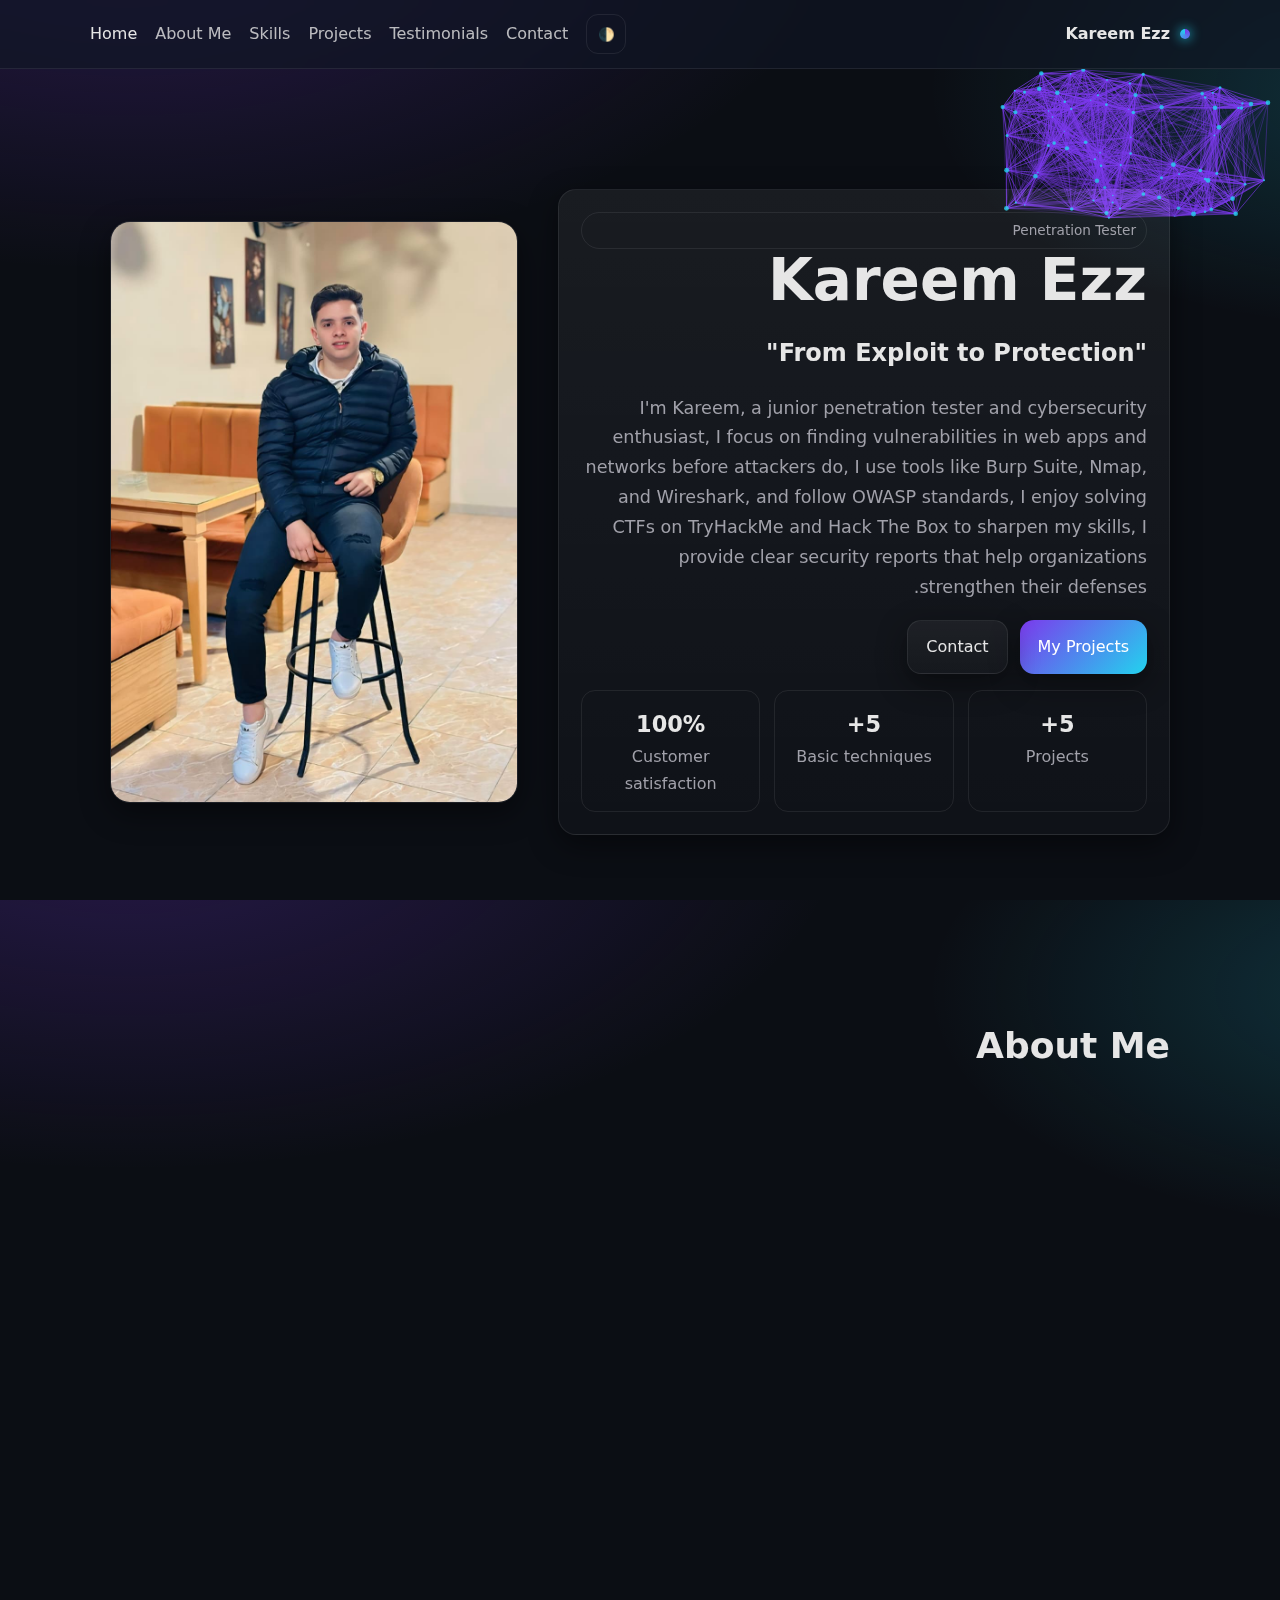
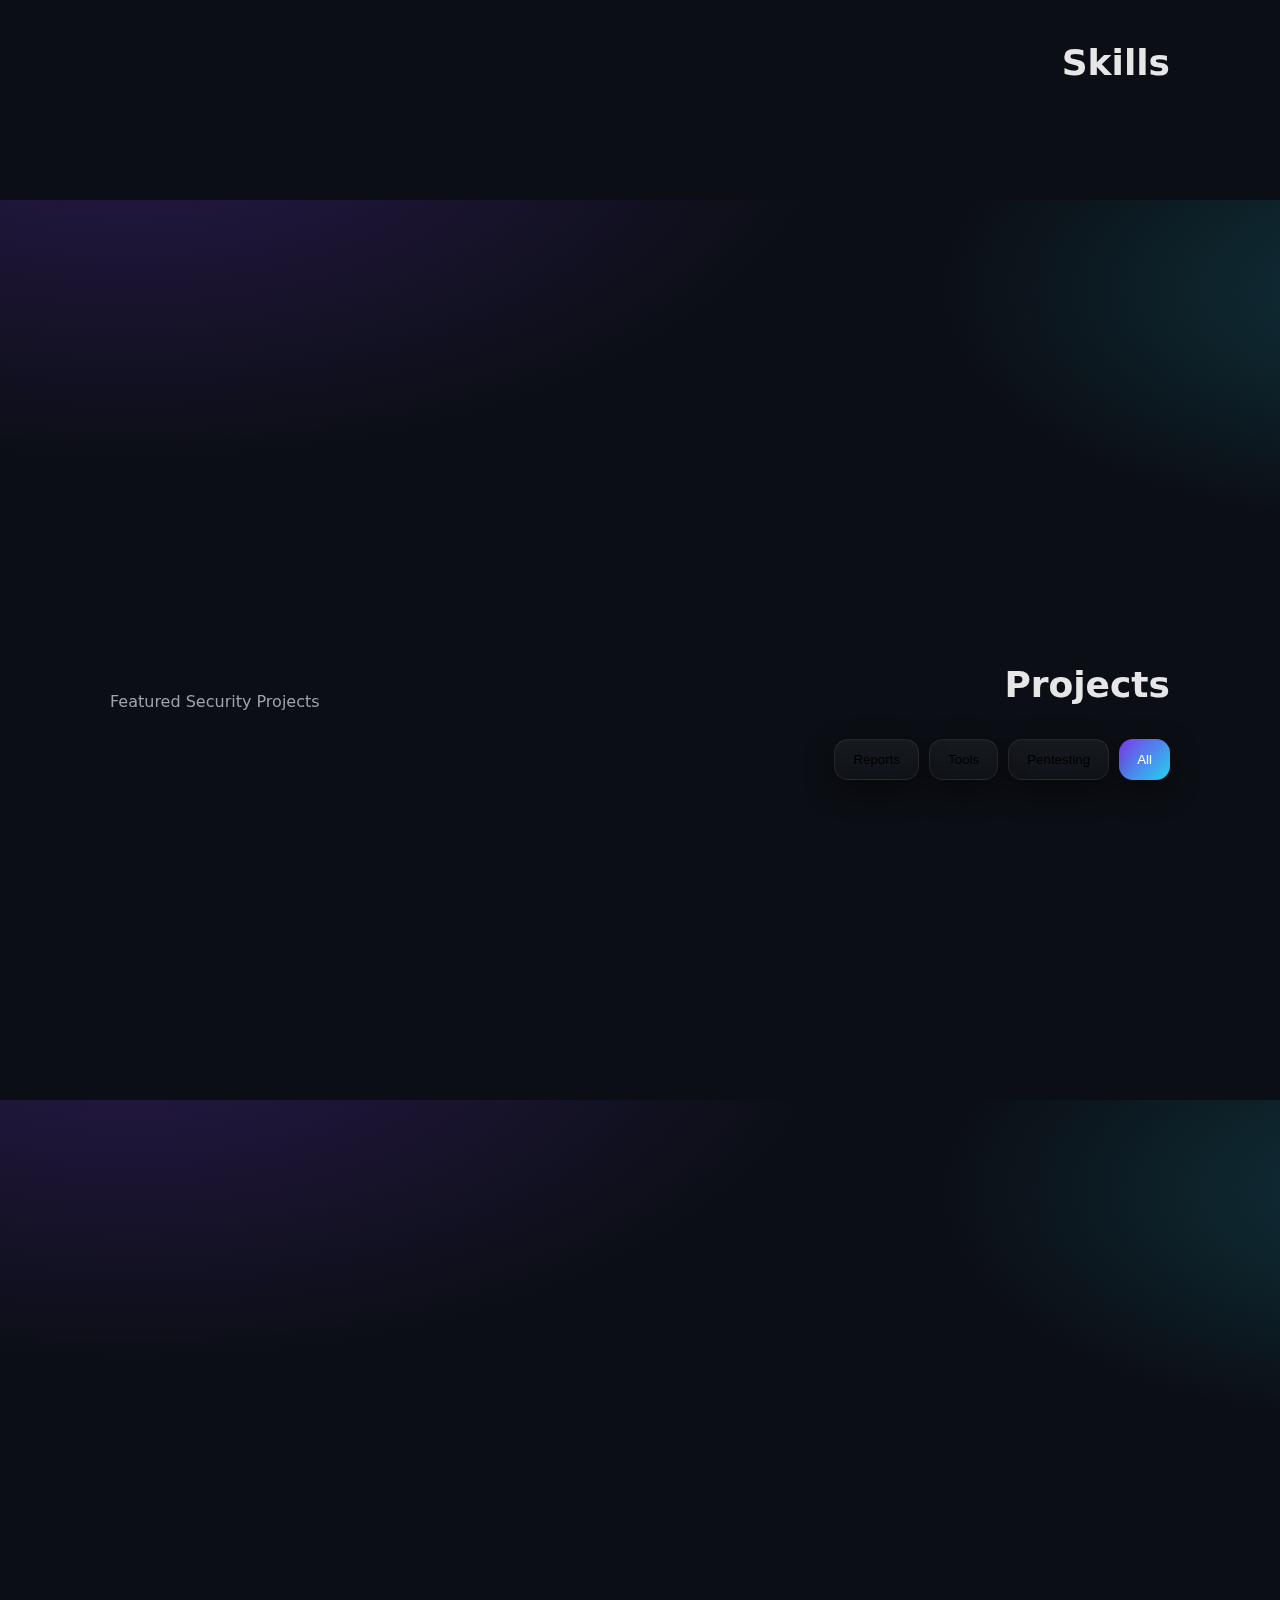
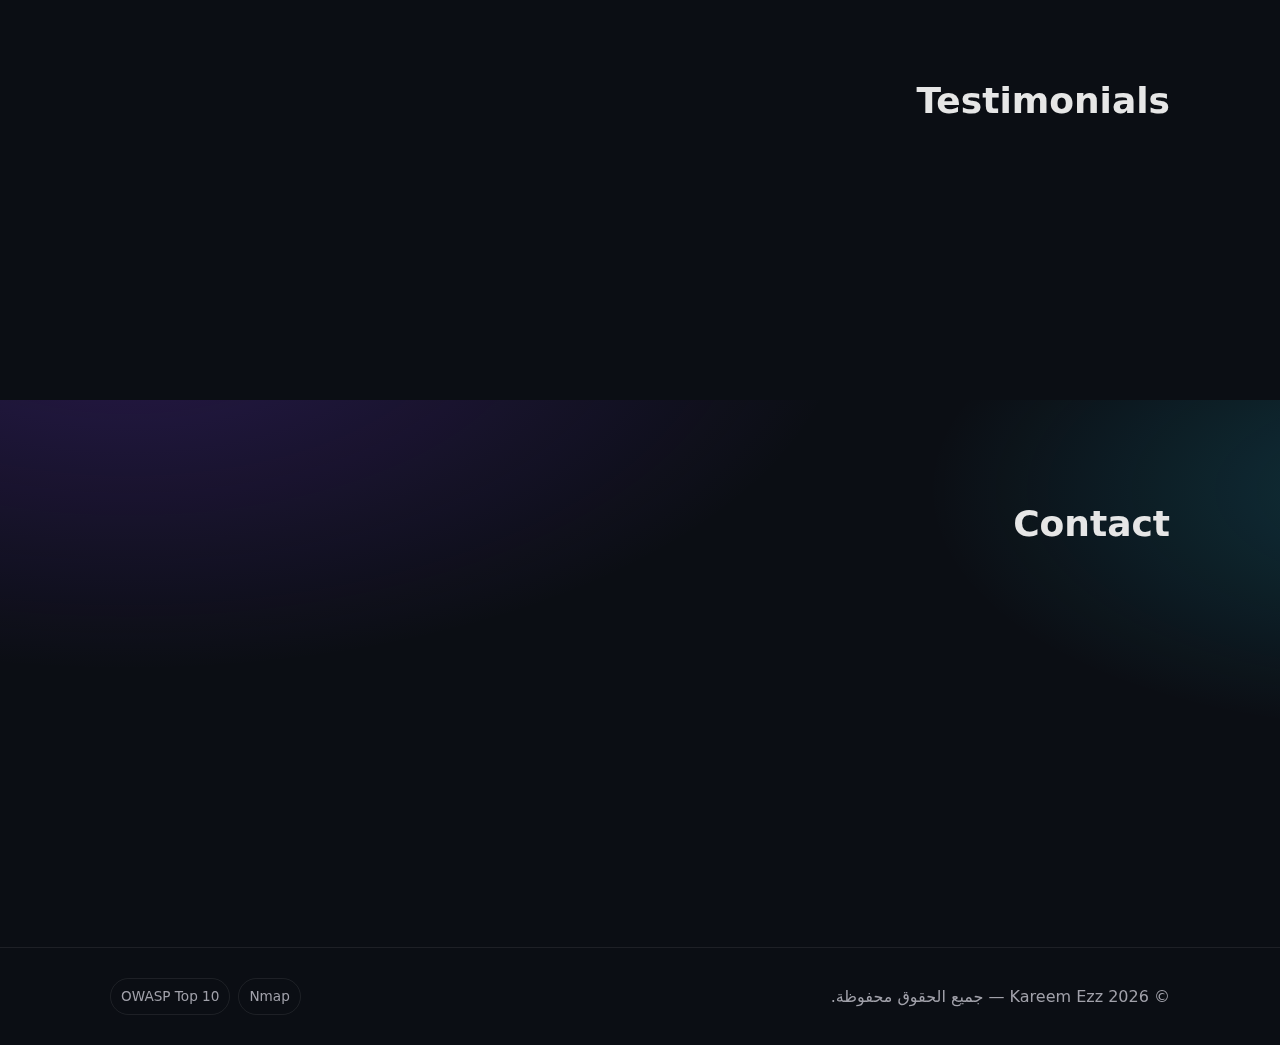
<file: index.html>
<!DOCTYPE html>
<html lang="ar" dir="rtl">
<head>
  <meta charset="utf-8"/>
  <meta name="viewport" content="width=device-width, initial-scale=1"/>
  <title>Kareem Ezz — Junior Penetration Tester</title>
  <link rel="icon" href="favicon.svg" type="image/svg+xml"/>
  <link rel="icon" href="assets/kareem.jpg" type="image/jpeg"/>
  <link rel="stylesheet" href="styles.css"/>
</head>
<body>
  <!-- Nav -->
  <header class="nav">
    <div class="container row">
      <div class="logo">
        <span class="dot"></span>
        <span>Kareem Ezz</span>
      </div>
      <nav class="menu">
        <a href="#home" class="active" onclick="smoothScrollTo('#home')">Home</a>
        <a href="#about" onclick="smoothScrollTo('#about')">About Me</a>
        <a href="#skills" onclick="smoothScrollTo('#skills')">Skills</a>
        <a href="#projects" onclick="smoothScrollTo('#projects')">Projects</a>
        <a href="#testimonials" onclick="smoothScrollTo('#testimonials')">Testimonials</a>
        <a href="#contact" onclick="smoothScrollTo('#contact')">Contact</a>
        <button id="themeToggle" class="theme-toggle" aria-label=themeToggle>🌓</button>
      </nav>
    </div>
  </header>

  <!-- Hero -->
  <section id="home" class="hero">
    <canvas id="particles"></canvas>
    <div class="container hero-wrap">
      <div class="hero-card reveal">
        <div class="tag">Penetration Tester</div>
        <h1>Kareem Ezz</h1>
        <h2>"From Exploit to Protection"</h2>
        <p class="lead">I'm Kareem, a junior penetration tester and cybersecurity enthusiast, I focus on finding vulnerabilities in web apps and networks before attackers do, I use tools like Burp Suite, Nmap, and Wireshark, and follow OWASP standards,  I enjoy solving CTFs on TryHackMe and Hack The Box to sharpen my skills, I provide clear security reports that help organizations strengthen their defenses.</p>
        <div style="display:flex; gap:12px; margin-top:14px">
          <a class="btn btn-primary" href="#projects" onclick="smoothScrollTo('#projects')">My Projects</a>
          <a class="btn" href="#contact" onclick="smoothScrollTo('#contact')">Contact</a>
        </div>
        <div class="kpis">
          <div class="kpi"><div class="num">5+</div><div class="muted">Projects</div></div>
          <div class="kpi"><div class="num">5+</div><div class="muted">Basic techniques</div></div>
          <div class="kpi"><div class="num">100%</div><div class="muted">Customer satisfaction </div></div>
        </div>
      </div>
      <div class="reveal">
        <img src="assets/kareem.jpg"  style="border-radius:20px; border:1px solid var(--border); box-shadow:var(--shadow)">
      </div>
    </div>
  </section>

  <!-- About -->
  <section id="about" class="section">
    <div class="container">
      <div class="section-title">
        <h2>About Me</h2>
        
      </div>
      <div class="grid" style="grid-template-columns: 1fr 1fr;">
        <div class="reveal">
          <div class="card">
            <div class="body">
<p>أنا متخصص في <strong>الأمن السيبراني</strong> و<strong>اختبار الاختراق (Penetration Testing)</strong> مع خبرة في تقييم أمان الأنظمة والتطبيقات واكتشاف الثغرات الأمنية. أعمل على استخدام أدوات متقدمة في <strong>Active و Passive Recon</strong> مثل Nmap و Sublist3r و Burp Suite، بالإضافة إلى تحليل وإدارة الثغرات وفقًا لمعايير <strong>OWASP Top 10</strong>. لدي خبرة في اختبار تطبيقات الويب، الشبكات، والبنى التحتية، مع تقديم تقارير احترافية تتضمن <strong>تحليل المخاطر</strong> والتوصيات لحلول عملية. هدفي هو مساعدة الشركات على حماية بياناتها وبناء أنظمة آمنة ضد التهديدات الحديثة.</p>
              <div style="display:flex; gap:8px; flex-wrap:wrap; margin-top:10px">
                <span class="tag">Coding Ideas into Reality</span>
                <span class="tag">أمان & أداء</span>
                <span class="tag">تجربة مستخدم</span>
              </div>
            </div>
          </div>
        </div>
        <div class="reveal">
          <div class="card">
            <div class="body">
              <h3 style="margin-top:0">Job title</h3>
              <p>Junior Penetration Tester</p>
            
            </div>
          </div>
        </div>
      </div>
    </div>
  </section>

 <!-- Skills -->
<section id="skills" class="section">
  <div class="container">
    <div class="section-title">
      <h2>Skills</h2>
    </div>

    <div class="grid" style="grid-template-columns: repeat(3, 1fr)">
      
      <div class="card reveal">
        <div class="body">
          <div class="title">Cybersecurity</div>
          <p class="muted">Penetration Testing, Vulnerability Assessment, OWASP Top 10, Exploitation</p>
        </div>
      </div>

      <div class="card reveal">
        <div class="body">
          <div class="title">Security Tools</div>
          <p class="muted">Nmap, Burp Suite, Metasploit, Wireshark, Sublist3r</p>
        </div>
      </div>

     

      <div class="card reveal">
        <div class="body">
          <div class="title">Web Development</div>
          <p class="muted">HTML5, CSS3, JavaScript, React</p>
        </div>
      </div>

      <div class="card reveal">
        <div class="body">
          <div class="title">Databases</div>
          <p class="muted">MySQL,  SQL Server</p>
        </div>
      </div>

      <div class="card reveal">
        <div class="body">
          <div class="title">Team Skills</div>
          <p class="muted">Problem Solving, Teamwork, Communication, Agile/Scrum</p>
        </div>
      </div>

    </div>
  </div>
</section>


  <!-- Projects -->
<section id="projects" class="section">
  <div class="container">
    <div class="section-title">
      <h2>Projects</h2>
      <span class="sub">Featured Security Projects</span>
    </div>
    <div class="filters">
      <button class="btn btn-primary" onclick="filterProjects('all')">All</button>
      <button class="btn" onclick="filterProjects('pentest')">Pentesting</button>
      <button class="btn" onclick="filterProjects('tools')">Tools</button>
      <button class="btn" onclick="filterProjects('reports')">Reports</button>
    </div>

    <div class="grid projects">
      <!-- Project 1 -->
      <article class="project card reveal" data-tag="pentest">
        <img src="assets/webpentest.jpg" alt="Web Application Pentest">
        <div class="body">
          <div class="title">Web Application Penetration Test</div>
          <p class="muted">Performed a full penetration test on a client’s e-commerce platform covering OWASP Top 10 vulnerabilities.</p>
          <p><strong>Techniques:</strong> SQLi, XSS, CSRF, Authentication Bypass</p>
          <p><strong>Result:</strong> Discovered 12 vulnerabilities and provided a remediation plan that improved security posture by 80%</p>
          <div style="display:flex; gap:10px; flex-wrap:wrap">
            <a class="btn" href="assets/WebPentestReport.pdf" target="_blank" rel="noopener">Report</a>
          </div>
        </div>
      </article>

      <!-- Project 2 -->
      <article class="project card reveal" data-tag="tools">
        <img src="assets/nmaptool.jpg" alt="Custom Recon Tool">
        <div class="body">
          <div class="title">Custom Recon Tool</div>
          <p class="muted">Developed a Python-based reconnaissance tool that automates subdomain enumeration, port scanning, and service detection.</p>
          <p><strong>Technologies:</strong> Python, Nmap, Sublist3r APIs</p>
          <p><strong>Result:</strong> Reduced recon time by 60% for penetration tests</p>
          <div style="display:flex; gap:10px; flex-wrap:wrap">
            <a class="btn" href="https://github.com/YourUsername/ReconTool" target="_blank" rel="noopener">GitHub</a>
          </div>
        </div>
      </article>

      <!-- Project 3 -->
      <article class="project card reveal" data-tag="reports">
        <img src="assets/redteam.jpg" alt="Red Team Assessment">
        <div class="body">
          <div class="title">Red Team Assessment</div>
          <p class="muted">Led a Red Team exercise simulating real-world attacks to test organizational defense mechanisms.</p>
          <p><strong>Scope:</strong> Social Engineering, External/Internal Pentest, Lateral Movement</p>
          <p><strong>Result:</strong> Exposed gaps in monitoring and incident response; client implemented SIEM & EDR solutions</p>
          <div style="display:flex; gap:10px; flex-wrap:wrap">
            <a class="btn" href="assets/RedTeamCaseStudy.pdf" target="_blank" rel="noopener">Case Study</a>
          </div>
        </div>
      </article>
    </div>
  </div>
</section>


  <!-- Testimonials -->
  <section id="testimonials" class="section">
    <div class="container">
      <div class="section-title">
        <h2>Testimonials</h2>
       
      </div>
      <div class="slider">
        <div class="card slide reveal">
          <div class="body">
            <div class="stars">★★★★★</div>
            <p>"Kareem identified critical vulnerabilities we weren’t even aware of, explained them clearly, and delivered a professional report ahead of schedule."</p>
           
          </div>
        </div>
      </div>
    </div>
  </section>

  <!-- Contact -->
  <section id="contact" class="section">
    <div class="container">
      <div class="section-title">
        <h2>Contact</h2>
        
      </div>
      <div class="grid" style="grid-template-columns:1.1fr .9fr">
        <form class="card body form reveal" onsubmit="event.preventDefault(); alert('تم إرسال الرسالة بنجاح (نموذج تجريبي)');">
          <input class="input" type="text" name="name" placeholder="Name"/>
          <input class="input" type="email" name="email" placeholder="Email"/>
          <textarea class="input" name="message" placeholder="Message"></textarea>
          <button class="btn btn-primary" type="submit">Submit</button>
        </form>
        <div class="reveal">
          <div class="card">
            <div class="body">
              <h3 style="margin-top:0">Contact</h3>
              <p><strong>Email:</strong> <a href="mailto:kemo2382004@gmail.com">kemo2382004@gmail.com</a>
              <br><strong>LinkedIn:</strong> <a href="https://www.linkedin.com/in/kareem-ezz-a55aa024b/" target="_blank" rel="noopener">https://www.linkedin.com/in/kareem-ezz-a55aa024b/</a>
              <br><strong>GitHub:</strong> <a href="https://github.com/kareemezz23" target="_blank" rel="noopener">github.com/kareemezz23</a>
              
            </div>
          </div>
        </div>
      </div>
    </div>
  </section>

  <footer class="footer">
    <div class="container" style="display:flex; align-items:center; justify-content:space-between; gap:12px">
      <div class="muted">© <span id="y"></span> Kareem Ezz — جميع الحقوق محفوظة.</div>
      <div style="display:flex; gap:8px">
        <span class="tag">Nmap</span>
        <span class="tag">OWASP Top 10</span>
      </div>
    </div>
  </footer>

  <script src="script.js"></script>
  <script>document.getElementById('y').textContent = new Date().getFullYear()</script>
</body>
</html>
</file>
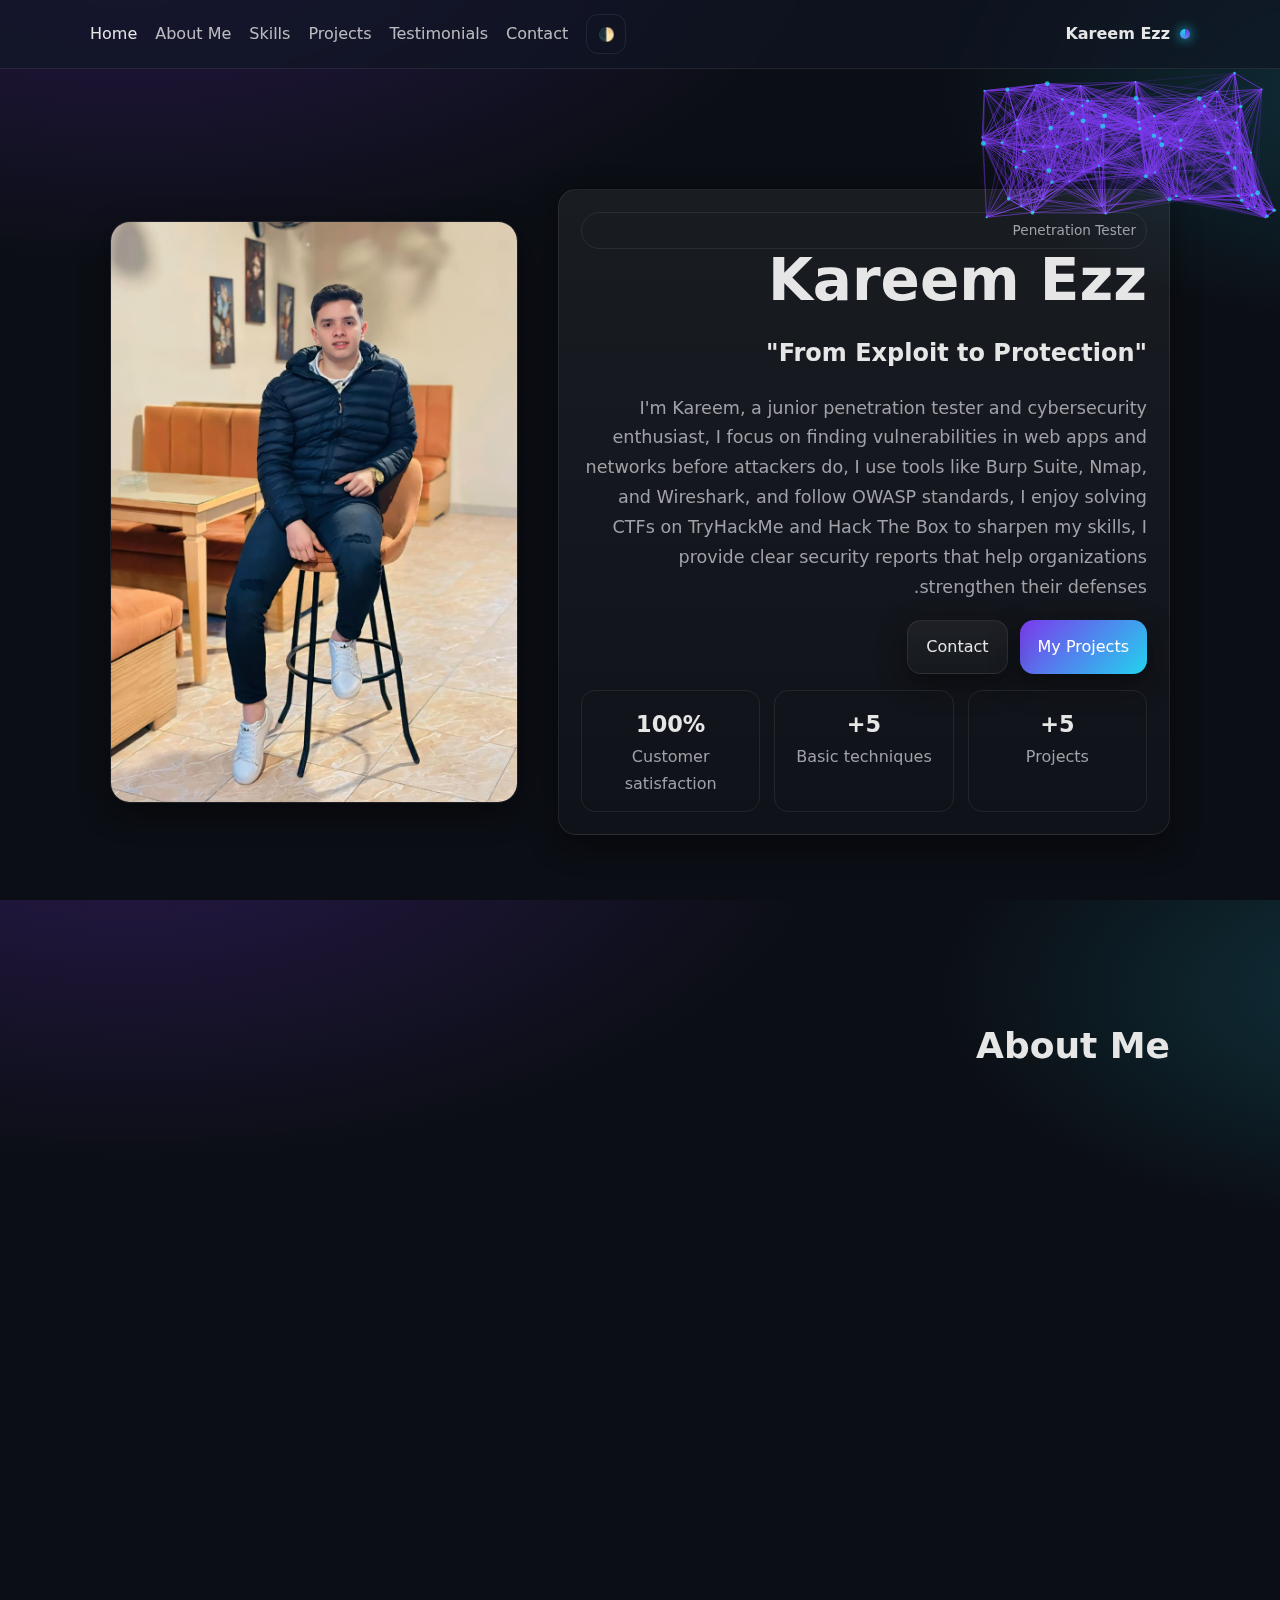
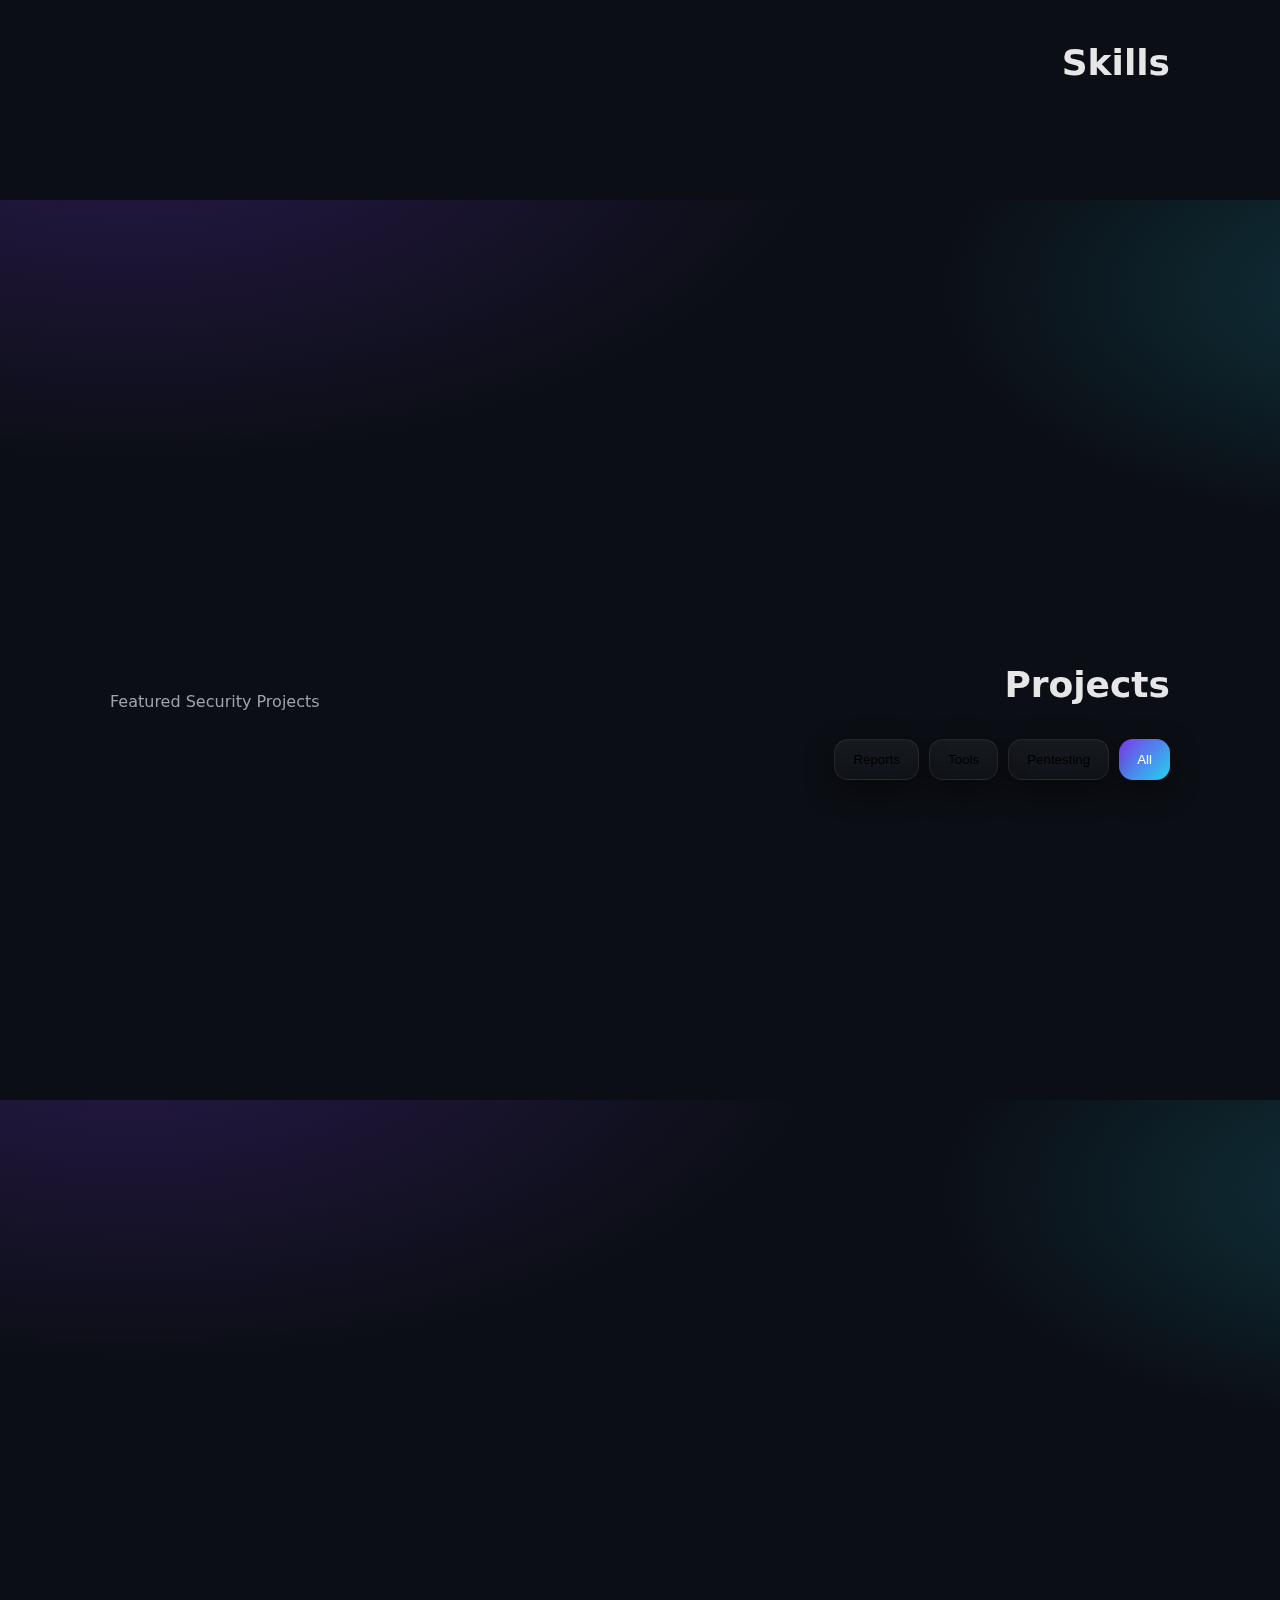
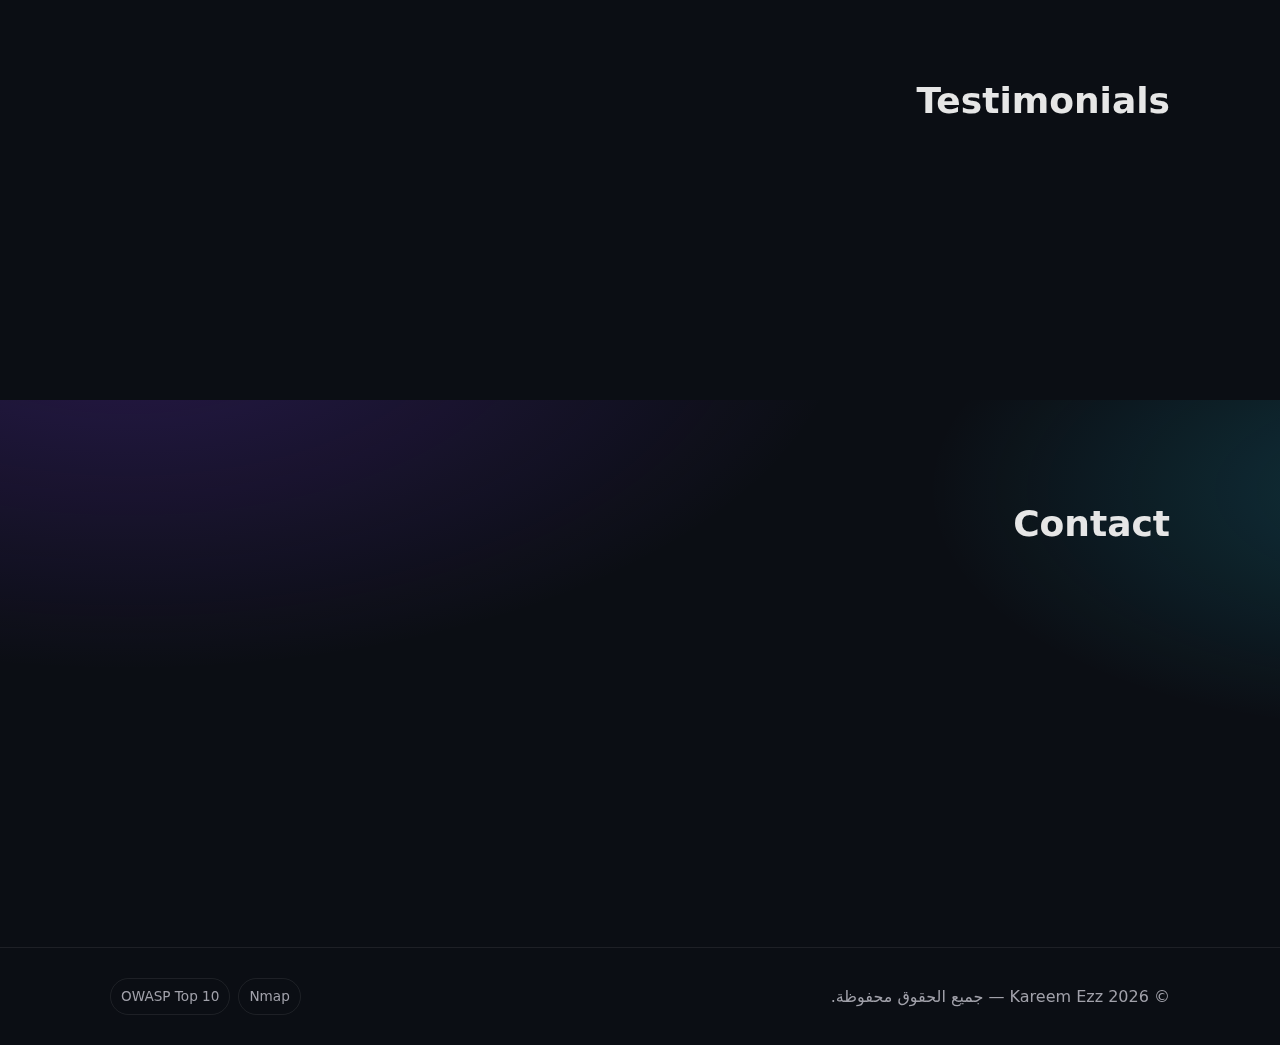
<file: my-portfolio-main/index.html>
<!DOCTYPE html>
<html lang="ar" dir="rtl">
<head>
  <meta charset="utf-8"/>
  <meta name="viewport" content="width=device-width, initial-scale=1"/>
  <title>Kareem Ezz — Junior Penetration Tester</title>
  <link rel="icon" href="favicon.svg" type="image/svg+xml"/>
  <link rel="icon" href="assets/kareem.jpg" type="image/jpeg"/>
  <link rel="stylesheet" href="styles.css"/>
</head>
<body>
  <!-- Nav -->
  <header class="nav">
    <div class="container row">
      <div class="logo">
        <span class="dot"></span>
        <span>Kareem Ezz</span>
      </div>
      <nav class="menu">
        <a href="#home" class="active" onclick="smoothScrollTo('#home')">Home</a>
        <a href="#about" onclick="smoothScrollTo('#about')">About Me</a>
        <a href="#skills" onclick="smoothScrollTo('#skills')">Skills</a>
        <a href="#projects" onclick="smoothScrollTo('#projects')">Projects</a>
        <a href="#testimonials" onclick="smoothScrollTo('#testimonials')">Testimonials</a>
        <a href="#contact" onclick="smoothScrollTo('#contact')">Contact</a>
        <button id="themeToggle" class="theme-toggle" aria-label=themeToggle>🌓</button>
      </nav>
    </div>
  </header>

  <!-- Hero -->
  <section id="home" class="hero">
    <canvas id="particles"></canvas>
    <div class="container hero-wrap">
      <div class="hero-card reveal">
        <div class="tag">Penetration Tester</div>
        <h1>Kareem Ezz</h1>
        <h2>"From Exploit to Protection"</h2>
        <p class="lead">I'm Kareem, a junior penetration tester and cybersecurity enthusiast, I focus on finding vulnerabilities in web apps and networks before attackers do, I use tools like Burp Suite, Nmap, and Wireshark, and follow OWASP standards,  I enjoy solving CTFs on TryHackMe and Hack The Box to sharpen my skills, I provide clear security reports that help organizations strengthen their defenses.</p>
        <div style="display:flex; gap:12px; margin-top:14px">
          <a class="btn btn-primary" href="#projects" onclick="smoothScrollTo('#projects')">My Projects</a>
          <a class="btn" href="#contact" onclick="smoothScrollTo('#contact')">Contact</a>
        </div>
        <div class="kpis">
          <div class="kpi"><div class="num">5+</div><div class="muted">Projects</div></div>
          <div class="kpi"><div class="num">5+</div><div class="muted">Basic techniques</div></div>
          <div class="kpi"><div class="num">100%</div><div class="muted">Customer satisfaction </div></div>
        </div>
      </div>
      <div class="reveal">
        <img src="assets/kareem.jpg"  style="border-radius:20px; border:1px solid var(--border); box-shadow:var(--shadow)">
      </div>
    </div>
  </section>

  <!-- About -->
  <section id="about" class="section">
    <div class="container">
      <div class="section-title">
        <h2>About Me</h2>
        
      </div>
      <div class="grid" style="grid-template-columns: 1fr 1fr;">
        <div class="reveal">
          <div class="card">
            <div class="body">
<p>أنا متخصص في <strong>الأمن السيبراني</strong> و<strong>اختبار الاختراق (Penetration Testing)</strong> مع خبرة في تقييم أمان الأنظمة والتطبيقات واكتشاف الثغرات الأمنية. أعمل على استخدام أدوات متقدمة في <strong>Active و Passive Recon</strong> مثل Nmap و Sublist3r و Burp Suite، بالإضافة إلى تحليل وإدارة الثغرات وفقًا لمعايير <strong>OWASP Top 10</strong>. لدي خبرة في اختبار تطبيقات الويب، الشبكات، والبنى التحتية، مع تقديم تقارير احترافية تتضمن <strong>تحليل المخاطر</strong> والتوصيات لحلول عملية. هدفي هو مساعدة الشركات على حماية بياناتها وبناء أنظمة آمنة ضد التهديدات الحديثة.</p>
              <div style="display:flex; gap:8px; flex-wrap:wrap; margin-top:10px">
                <span class="tag">Coding Ideas into Reality</span>
                <span class="tag">أمان & أداء</span>
                <span class="tag">تجربة مستخدم</span>
              </div>
            </div>
          </div>
        </div>
        <div class="reveal">
          <div class="card">
            <div class="body">
              <h3 style="margin-top:0">Job title</h3>
              <p>Junior Penetration Tester</p>
            
            </div>
          </div>
        </div>
      </div>
    </div>
  </section>

 <!-- Skills -->
<section id="skills" class="section">
  <div class="container">
    <div class="section-title">
      <h2>Skills</h2>
    </div>

    <div class="grid" style="grid-template-columns: repeat(3, 1fr)">
      
      <div class="card reveal">
        <div class="body">
          <div class="title">Cybersecurity</div>
          <p class="muted">Penetration Testing, Vulnerability Assessment, OWASP Top 10, Exploitation</p>
        </div>
      </div>

      <div class="card reveal">
        <div class="body">
          <div class="title">Security Tools</div>
          <p class="muted">Nmap, Burp Suite, Metasploit, Wireshark, Sublist3r</p>
        </div>
      </div>

     

      <div class="card reveal">
        <div class="body">
          <div class="title">Web Development</div>
          <p class="muted">HTML5, CSS3, JavaScript, React</p>
        </div>
      </div>

      <div class="card reveal">
        <div class="body">
          <div class="title">Databases</div>
          <p class="muted">MySQL,  SQL Server</p>
        </div>
      </div>

      <div class="card reveal">
        <div class="body">
          <div class="title">Team Skills</div>
          <p class="muted">Problem Solving, Teamwork, Communication, Agile/Scrum</p>
        </div>
      </div>

    </div>
  </div>
</section>


  <!-- Projects -->
<section id="projects" class="section">
  <div class="container">
    <div class="section-title">
      <h2>Projects</h2>
      <span class="sub">Featured Security Projects</span>
    </div>
    <div class="filters">
      <button class="btn btn-primary" onclick="filterProjects('all')">All</button>
      <button class="btn" onclick="filterProjects('pentest')">Pentesting</button>
      <button class="btn" onclick="filterProjects('tools')">Tools</button>
      <button class="btn" onclick="filterProjects('reports')">Reports</button>
    </div>

    <div class="grid projects">
      <!-- Project 1 -->
      <article class="project card reveal" data-tag="pentest">
        <img src="assets/webpentest.jpg" alt="Web Application Pentest">
        <div class="body">
          <div class="title">Web Application Penetration Test</div>
          <p class="muted">Performed a full penetration test on a client’s e-commerce platform covering OWASP Top 10 vulnerabilities.</p>
          <p><strong>Techniques:</strong> SQLi, XSS, CSRF, Authentication Bypass</p>
          <p><strong>Result:</strong> Discovered 12 vulnerabilities and provided a remediation plan that improved security posture by 80%</p>
          <div style="display:flex; gap:10px; flex-wrap:wrap">
            <a class="btn" href="assets/WebPentestReport.pdf" target="_blank" rel="noopener">Report</a>
          </div>
        </div>
      </article>

      <!-- Project 2 -->
      <article class="project card reveal" data-tag="tools">
        <img src="assets/nmaptool.jpg" alt="Custom Recon Tool">
        <div class="body">
          <div class="title">Custom Recon Tool</div>
          <p class="muted">Developed a Python-based reconnaissance tool that automates subdomain enumeration, port scanning, and service detection.</p>
          <p><strong>Technologies:</strong> Python, Nmap, Sublist3r APIs</p>
          <p><strong>Result:</strong> Reduced recon time by 60% for penetration tests</p>
          <div style="display:flex; gap:10px; flex-wrap:wrap">
            <a class="btn" href="https://github.com/YourUsername/ReconTool" target="_blank" rel="noopener">GitHub</a>
          </div>
        </div>
      </article>

      <!-- Project 3 -->
      <article class="project card reveal" data-tag="reports">
        <img src="assets/redteam.jpg" alt="Red Team Assessment">
        <div class="body">
          <div class="title">Red Team Assessment</div>
          <p class="muted">Led a Red Team exercise simulating real-world attacks to test organizational defense mechanisms.</p>
          <p><strong>Scope:</strong> Social Engineering, External/Internal Pentest, Lateral Movement</p>
          <p><strong>Result:</strong> Exposed gaps in monitoring and incident response; client implemented SIEM & EDR solutions</p>
          <div style="display:flex; gap:10px; flex-wrap:wrap">
            <a class="btn" href="assets/RedTeamCaseStudy.pdf" target="_blank" rel="noopener">Case Study</a>
          </div>
        </div>
      </article>
    </div>
  </div>
</section>


  <!-- Testimonials -->
  <section id="testimonials" class="section">
    <div class="container">
      <div class="section-title">
        <h2>Testimonials</h2>
       
      </div>
      <div class="slider">
        <div class="card slide reveal">
          <div class="body">
            <div class="stars">★★★★★</div>
            <p>"Kareem identified critical vulnerabilities we weren’t even aware of, explained them clearly, and delivered a professional report ahead of schedule."</p>
           
          </div>
        </div>
      </div>
    </div>
  </section>

  <!-- Contact -->
  <section id="contact" class="section">
    <div class="container">
      <div class="section-title">
        <h2>Contact</h2>
        
      </div>
      <div class="grid" style="grid-template-columns:1.1fr .9fr">
        <form class="card body form reveal" onsubmit="event.preventDefault(); alert('تم إرسال الرسالة بنجاح (نموذج تجريبي)');">
          <input class="input" type="text" name="name" placeholder="Name"/>
          <input class="input" type="email" name="email" placeholder="Email"/>
          <textarea class="input" name="message" placeholder="Message"></textarea>
          <button class="btn btn-primary" type="submit">Submit</button>
        </form>
        <div class="reveal">
          <div class="card">
            <div class="body">
              <h3 style="margin-top:0">Contact</h3>
              <p><strong>Email:</strong> <a href="mailto:kemo2382004@gmail.com">kemo2382004@gmail.com</a>
              <br><strong>LinkedIn:</strong> <a href="linkedin.com/in/kareem-ezz-a55aa024b" target="_blank" rel="noopener">linkedin.com/in/kareem-ezz-a55aa024b</a>
              <br><strong>GitHub:</strong> <a href="https://github.com/ahmedhkm182" target="_blank" rel="noopener">github.com/ahmedhkm182</a>
              
            </div>
          </div>
        </div>
      </div>
    </div>
  </section>

  <footer class="footer">
    <div class="container" style="display:flex; align-items:center; justify-content:space-between; gap:12px">
      <div class="muted">© <span id="y"></span> Kareem Ezz — جميع الحقوق محفوظة.</div>
      <div style="display:flex; gap:8px">
        <span class="tag">Nmap</span>
        <span class="tag">OWASP Top 10</span>
      </div>
    </div>
  </footer>

  <script src="script.js"></script>
  <script>document.getElementById('y').textContent = new Date().getFullYear()</script>
</body>
</html>
</file>
<file: styles.css>
/* Root & Theme */
:root{
  --bg: #0b0e14;
  --bg-soft:#101624;
  --fg:#e6e6e6;
  --muted:#a1a1aa;
  --primary:#7c3aed;
  --secondary:#22d3ee;
  --card:#0f1422;
  --border:rgba(255,255,255,.08);
  --radius:18px;
  --shadow: 0 10px 30px rgba(0,0,0,.45);
  --grad: radial-gradient(1200px 600px at 10% -10%, rgba(124,58,237,.25), transparent 60%),
          radial-gradient(800px 400px at 110% 10%, rgba(34,211,238,.18), transparent 60%);
}
:root.light{
  --bg:#f7f7fb;
  --bg-soft:#ffffff;
  --fg:#0b0e14;
  --muted:#4b5563;
  --card:#ffffff;
  --border:rgba(0,0,0,.08);
  --shadow:0 10px 30px rgba(0,0,0,.1);
  --grad: radial-gradient(1200px 600px at 10% -10%, rgba(124,58,237,.12), transparent 60%),
          radial-gradient(800px 400px at 110% 10%, rgba(34,211,238,.10), transparent 60%);
}
*{box-sizing:border-box}
html,body{height:100%}
body{
  margin:0;
  font-family: ui-sans-serif, system-ui, -apple-system, Segoe UI, Roboto, "Helvetica Neue", Arial;
  background: var(--bg);
  background-image: var(--grad);
  color: var(--fg);
  line-height:1.7; overflow-x:hidden;
}
img{max-width:100%; display:block}
a{color:inherit; text-decoration:none}
.container{max-width:1100px; margin:0 auto; padding:0 20px}
.section{padding:90px 0}
.section-title{display:flex; align-items:flex-end; justify-content:space-between; margin-bottom:24px}
.section-title h2{margin:0; font-size: clamp(26px, 4vw, 36px)}
.section-title .sub{color:var(--muted)}

/* RTL support */
[dir="rtl"]{direction:rtl}
[dir="rtl"] .menu{flex-direction:row-reverse}

/* Navbar */
.nav{position:sticky; top:0; z-index:40; backdrop-filter: blur(10px);
  background: color-mix(in oklab, var(--bg-soft), transparent 35%); border-bottom:1px solid var(--border)}
.nav .row{display:flex; align-items:center; justify-content:space-between; padding:14px 0}
.logo{display:flex; align-items:center; gap:10px; font-weight:800}
.logo .dot{width:10px; height:10px; border-radius:50%; background: conic-gradient(from 0deg, var(--primary), var(--secondary));
  box-shadow: 0 0 12px var(--secondary)}
.menu{display:flex; gap:18px; align-items:center}
.menu a{opacity:.8}
.menu a.active, .menu a:hover{opacity:1}
.theme-toggle{width:40px; height:40px; border-radius:12px; border:1px solid var(--border); background:transparent; cursor:pointer}

/* Hero */
.hero{position:relative; padding:120px 0 90px}
.hero-wrap{display:grid; grid-template-columns:1.2fr .8fr; gap:40px; align-items:center}
h1{font-size: clamp(34px, 6vw, 58px); line-height:1.1; margin:0 0 12px}
p.lead{font-size:1.1rem; color:var(--muted)}
.hero-card{background: linear-gradient(180deg, rgba(255,255,255,.06), rgba(255,255,255,.02)); border:1px solid var(--border);
  border-radius: var(--radius); padding:22px; box-shadow: var(--shadow)}
.kpis{display:grid; grid-template-columns:repeat(3,1fr); gap:14px; margin-top:16px}
.kpi{padding:14px; border:1px solid var(--border); border-radius:14px; text-align:center}
.kpi .num{font-weight:800; font-size:1.4rem}
#particles{position:absolute; inset:0; z-index:-1}

/* Buttons & Tags */
.btn{display:inline-flex; align-items:center; justify-content:center; gap:10px; padding:12px 18px; border-radius:14px;
  border:1px solid var(--border); background: linear-gradient(180deg, rgba(255,255,255,.05), rgba(255,255,255,.02)); box-shadow:var(--shadow); cursor:pointer; transition:.2s transform}
.btn:hover{transform:translateY(-2px)}
.btn-primary{background: linear-gradient(135deg, var(--primary), var(--secondary)); color:white; border:0}
.tag{padding:6px 10px; border:1px solid var(--border); border-radius:999px; font-size:.85rem; color:var(--muted)}

/* Cards & Grid */
.card{background: linear-gradient(180deg, rgba(255,255,255,.05), rgba(255,255,255,.02));
  border:1px solid var(--border); border-radius: var(--radius); overflow:hidden; box-shadow: var(--shadow);
  transform: perspective(800px) translateZ(0); transition: transform .2s ease}
.card:hover{transform: perspective(800px) translateZ(12px) rotateX(1deg) rotateY(-1deg)}
.card .body{padding:18px}
.card .title{font-weight:700; font-size:1.05rem}
.muted{color:var(--muted)}
.grid{display:grid; gap:24px}
.projects{grid-template-columns: repeat(12, 1fr)}
.project{grid-column: span 4; display:flex; flex-direction:column}
.project img{aspect-ratio: 16/10; object-fit:cover}
.filters{display:flex; gap:10px; flex-wrap:wrap; margin-bottom:16px}

/* Slider (testimonials) */
.slider{display:grid; grid-auto-flow: column; grid-auto-columns: minmax(300px, 1fr); gap:18px; overflow-x:auto; scroll-snap-type: x mandatory; padding-bottom:6px}
.slide{scroll-snap-align: start}
.stars{letter-spacing:2px}

/* Contact */
.form{display:grid; gap:12px}
.input, textarea{width:100%; padding:12px 14px; border-radius:12px; border:1px solid var(--border);
  background: color-mix(in oklab, var(--bg-soft), transparent 10%); color:var(--fg)}
textarea{min-height:120px; resize:vertical}

/* Footer */
.footer{border-top:1px solid var(--border); padding:30px 0; color:var(--muted)}

/* Reveal */
.reveal{opacity:0; transform: translateY(12px); transition: .6s ease}
.reveal.show{opacity:1; transform: translateY(0)}

@media (max-width: 900px){
  .hero-wrap{grid-template-columns: 1fr}
  .project{grid-column: span 6}
}
@media (max-width: 640px){
  .project{grid-column: span 12}
}
</file>
<file: my-portfolio-main/styles.css>
/* Root & Theme */
:root{
  --bg: #0b0e14;
  --bg-soft:#101624;
  --fg:#e6e6e6;
  --muted:#a1a1aa;
  --primary:#7c3aed;
  --secondary:#22d3ee;
  --card:#0f1422;
  --border:rgba(255,255,255,.08);
  --radius:18px;
  --shadow: 0 10px 30px rgba(0,0,0,.45);
  --grad: radial-gradient(1200px 600px at 10% -10%, rgba(124,58,237,.25), transparent 60%),
          radial-gradient(800px 400px at 110% 10%, rgba(34,211,238,.18), transparent 60%);
}
:root.light{
  --bg:#f7f7fb;
  --bg-soft:#ffffff;
  --fg:#0b0e14;
  --muted:#4b5563;
  --card:#ffffff;
  --border:rgba(0,0,0,.08);
  --shadow:0 10px 30px rgba(0,0,0,.1);
  --grad: radial-gradient(1200px 600px at 10% -10%, rgba(124,58,237,.12), transparent 60%),
          radial-gradient(800px 400px at 110% 10%, rgba(34,211,238,.10), transparent 60%);
}
*{box-sizing:border-box}
html,body{height:100%}
body{
  margin:0;
  font-family: ui-sans-serif, system-ui, -apple-system, Segoe UI, Roboto, "Helvetica Neue", Arial;
  background: var(--bg);
  background-image: var(--grad);
  color: var(--fg);
  line-height:1.7; overflow-x:hidden;
}
img{max-width:100%; display:block}
a{color:inherit; text-decoration:none}
.container{max-width:1100px; margin:0 auto; padding:0 20px}
.section{padding:90px 0}
.section-title{display:flex; align-items:flex-end; justify-content:space-between; margin-bottom:24px}
.section-title h2{margin:0; font-size: clamp(26px, 4vw, 36px)}
.section-title .sub{color:var(--muted)}

/* RTL support */
[dir="rtl"]{direction:rtl}
[dir="rtl"] .menu{flex-direction:row-reverse}

/* Navbar */
.nav{position:sticky; top:0; z-index:40; backdrop-filter: blur(10px);
  background: color-mix(in oklab, var(--bg-soft), transparent 35%); border-bottom:1px solid var(--border)}
.nav .row{display:flex; align-items:center; justify-content:space-between; padding:14px 0}
.logo{display:flex; align-items:center; gap:10px; font-weight:800}
.logo .dot{width:10px; height:10px; border-radius:50%; background: conic-gradient(from 0deg, var(--primary), var(--secondary));
  box-shadow: 0 0 12px var(--secondary)}
.menu{display:flex; gap:18px; align-items:center}
.menu a{opacity:.8}
.menu a.active, .menu a:hover{opacity:1}
.theme-toggle{width:40px; height:40px; border-radius:12px; border:1px solid var(--border); background:transparent; cursor:pointer}

/* Hero */
.hero{position:relative; padding:120px 0 90px}
.hero-wrap{display:grid; grid-template-columns:1.2fr .8fr; gap:40px; align-items:center}
h1{font-size: clamp(34px, 6vw, 58px); line-height:1.1; margin:0 0 12px}
p.lead{font-size:1.1rem; color:var(--muted)}
.hero-card{background: linear-gradient(180deg, rgba(255,255,255,.06), rgba(255,255,255,.02)); border:1px solid var(--border);
  border-radius: var(--radius); padding:22px; box-shadow: var(--shadow)}
.kpis{display:grid; grid-template-columns:repeat(3,1fr); gap:14px; margin-top:16px}
.kpi{padding:14px; border:1px solid var(--border); border-radius:14px; text-align:center}
.kpi .num{font-weight:800; font-size:1.4rem}
#particles{position:absolute; inset:0; z-index:-1}

/* Buttons & Tags */
.btn{display:inline-flex; align-items:center; justify-content:center; gap:10px; padding:12px 18px; border-radius:14px;
  border:1px solid var(--border); background: linear-gradient(180deg, rgba(255,255,255,.05), rgba(255,255,255,.02)); box-shadow:var(--shadow); cursor:pointer; transition:.2s transform}
.btn:hover{transform:translateY(-2px)}
.btn-primary{background: linear-gradient(135deg, var(--primary), var(--secondary)); color:white; border:0}
.tag{padding:6px 10px; border:1px solid var(--border); border-radius:999px; font-size:.85rem; color:var(--muted)}

/* Cards & Grid */
.card{background: linear-gradient(180deg, rgba(255,255,255,.05), rgba(255,255,255,.02));
  border:1px solid var(--border); border-radius: var(--radius); overflow:hidden; box-shadow: var(--shadow);
  transform: perspective(800px) translateZ(0); transition: transform .2s ease}
.card:hover{transform: perspective(800px) translateZ(12px) rotateX(1deg) rotateY(-1deg)}
.card .body{padding:18px}
.card .title{font-weight:700; font-size:1.05rem}
.muted{color:var(--muted)}
.grid{display:grid; gap:24px}
.projects{grid-template-columns: repeat(12, 1fr)}
.project{grid-column: span 4; display:flex; flex-direction:column}
.project img{aspect-ratio: 16/10; object-fit:cover}
.filters{display:flex; gap:10px; flex-wrap:wrap; margin-bottom:16px}

/* Slider (testimonials) */
.slider{display:grid; grid-auto-flow: column; grid-auto-columns: minmax(300px, 1fr); gap:18px; overflow-x:auto; scroll-snap-type: x mandatory; padding-bottom:6px}
.slide{scroll-snap-align: start}
.stars{letter-spacing:2px}

/* Contact */
.form{display:grid; gap:12px}
.input, textarea{width:100%; padding:12px 14px; border-radius:12px; border:1px solid var(--border);
  background: color-mix(in oklab, var(--bg-soft), transparent 10%); color:var(--fg)}
textarea{min-height:120px; resize:vertical}

/* Footer */
.footer{border-top:1px solid var(--border); padding:30px 0; color:var(--muted)}

/* Reveal */
.reveal{opacity:0; transform: translateY(12px); transition: .6s ease}
.reveal.show{opacity:1; transform: translateY(0)}

@media (max-width: 900px){
  .hero-wrap{grid-template-columns: 1fr}
  .project{grid-column: span 6}
}
@media (max-width: 640px){
  .project{grid-column: span 12}
}
</file>
